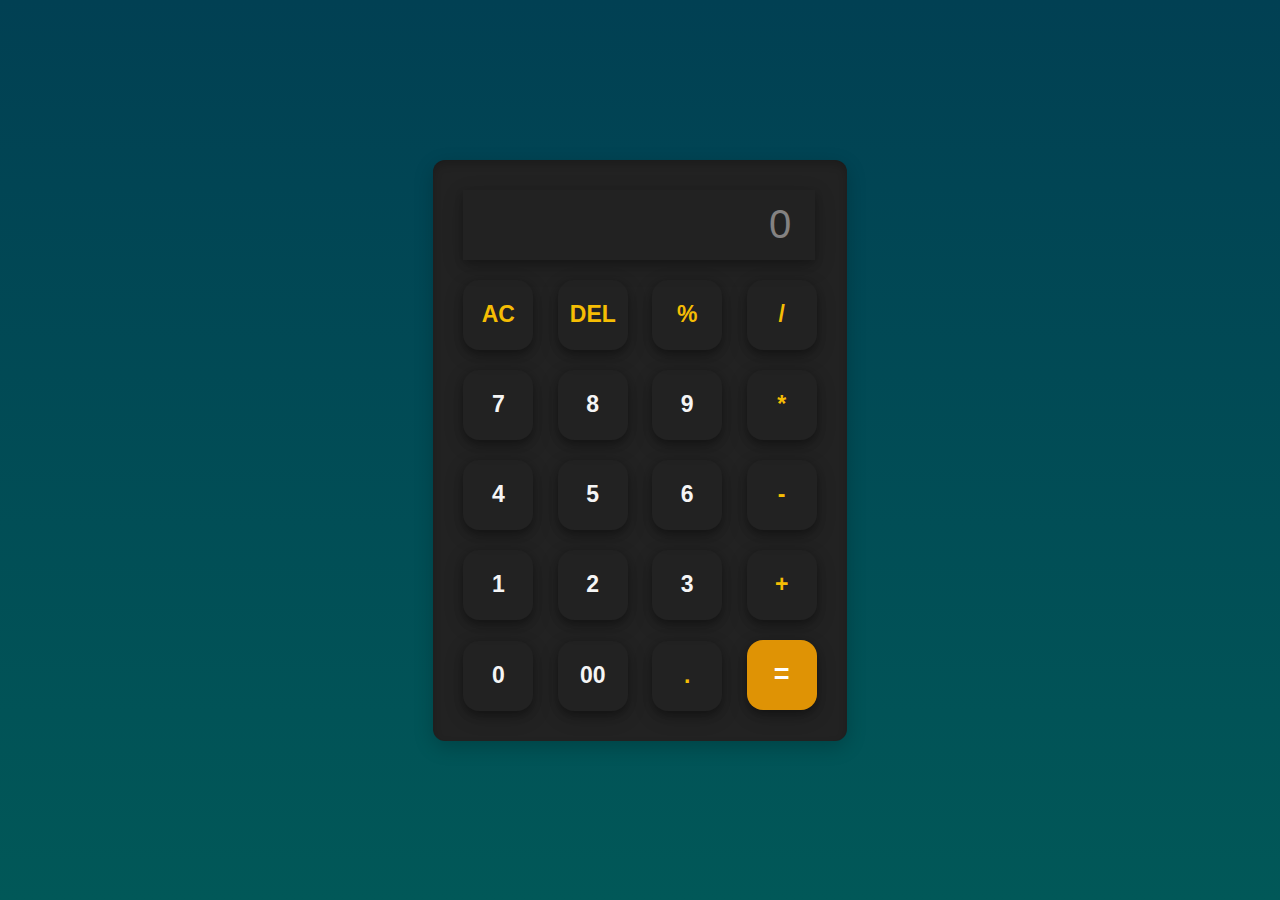
<file: index.html>
<!DOCTYPE html>
<html>
    <head>
        <!--Meta tag is used to make the webpage reponsive, controls page dimension and scaling-->
        <meta name="viewport" content="width=device-width, initail-scale=1.0">
        <title>Calculator Pro</title>
        <link rel="stylesheet" href="style.css">
        <link rel="icon" type="image/x-icon" href="assests/favicon.ico">
    </head>
    <body>
        <div class="calc">
            <input type="text" placeholder="0" id="inputbox">
                    <div>
                       <button class="operator">AC</button>
                       <button class="operator">DEL</button>
                       <button class="operator">%</button>
                       <button class="operator">/</button>
                    </div>
                    <div>
                        <button>7</button>
                        <button>8</button>
                        <button>9</button>
                        <button class="operator">*</button>
                    </div>
                    <div>
                        <button>4</button>
                        <button>5</button>
                        <button>6</button>
                        <button class="operator">-</button>
                    </div>
                    <div>
                        <button>1</button>
                        <button>2</button>
                        <button>3</button>
                        <button class="operator">+</button>
                    </div>
                    <div>
                        <button>0</button>
                        <button>00</button>
                        <button class="operator">.</button>
                        <button class="equal-btn">=</button>   
                    </div>
        </div>
        <script src="myscript.js"></script>
    </body>
</html>
</file>
<file: style.css>
*{
    margin:0;
    padding: 0;
    box-sizing: border-box;
    font-family:'Gill Sans', 'Gill Sans MT', Calibri, 'Trebuchet MS', sans-serif;
}
body{
    background: linear-gradient( to top, rgb(1, 88, 88), rgb(1, 64, 83));
    width:100%;
    height: 100vh;
    align-items: center;
    justify-content: center;
    display: flex;
}

.calc{
 background:#222;
 box-shadow:inset 0 4px 8px 0 rgba(0,0,0,0.2), 0 6px 20px 0 rgba(0,0,0,0.2);
 border-radius: 12px;
 padding: 20px;
}

input{
    width: 352px;
    height:70px;
    border:none;
    background: transparent;
    margin: 10px; 
    box-shadow: 0 4px 8px 0 rgba(0,0,0,0.2), 0 6px 20px 0 rgba(0,0,0,0.2);
    padding: 24px;
    font-size: 40px;
    text-align: right;
    cursor: pointer;
    color: whitesmoke;

}

input::placeholder{
    color: #848282;
}

button{
    color:whitesmoke;
    background: transparent;
    width: 70px;
    height: 70px;
    border-radius: 16px;
    box-shadow: 0 4px 8px 0 rgba(0,0,0,0.3), 0 6px 20px 0 rgba(0,0,0,0.2);
    border: none;
    margin: 10px;
    font-weight: bold;
    box-sizing: border-box;
    cursor: pointer;
    font-size: 23px;
}

.equal-btn{
    background-color: rgb(223, 147, 5);
    color: white;
    font-size: 27px;
}

.operator{
    color: rgb(245, 189, 4);
}
</file>
